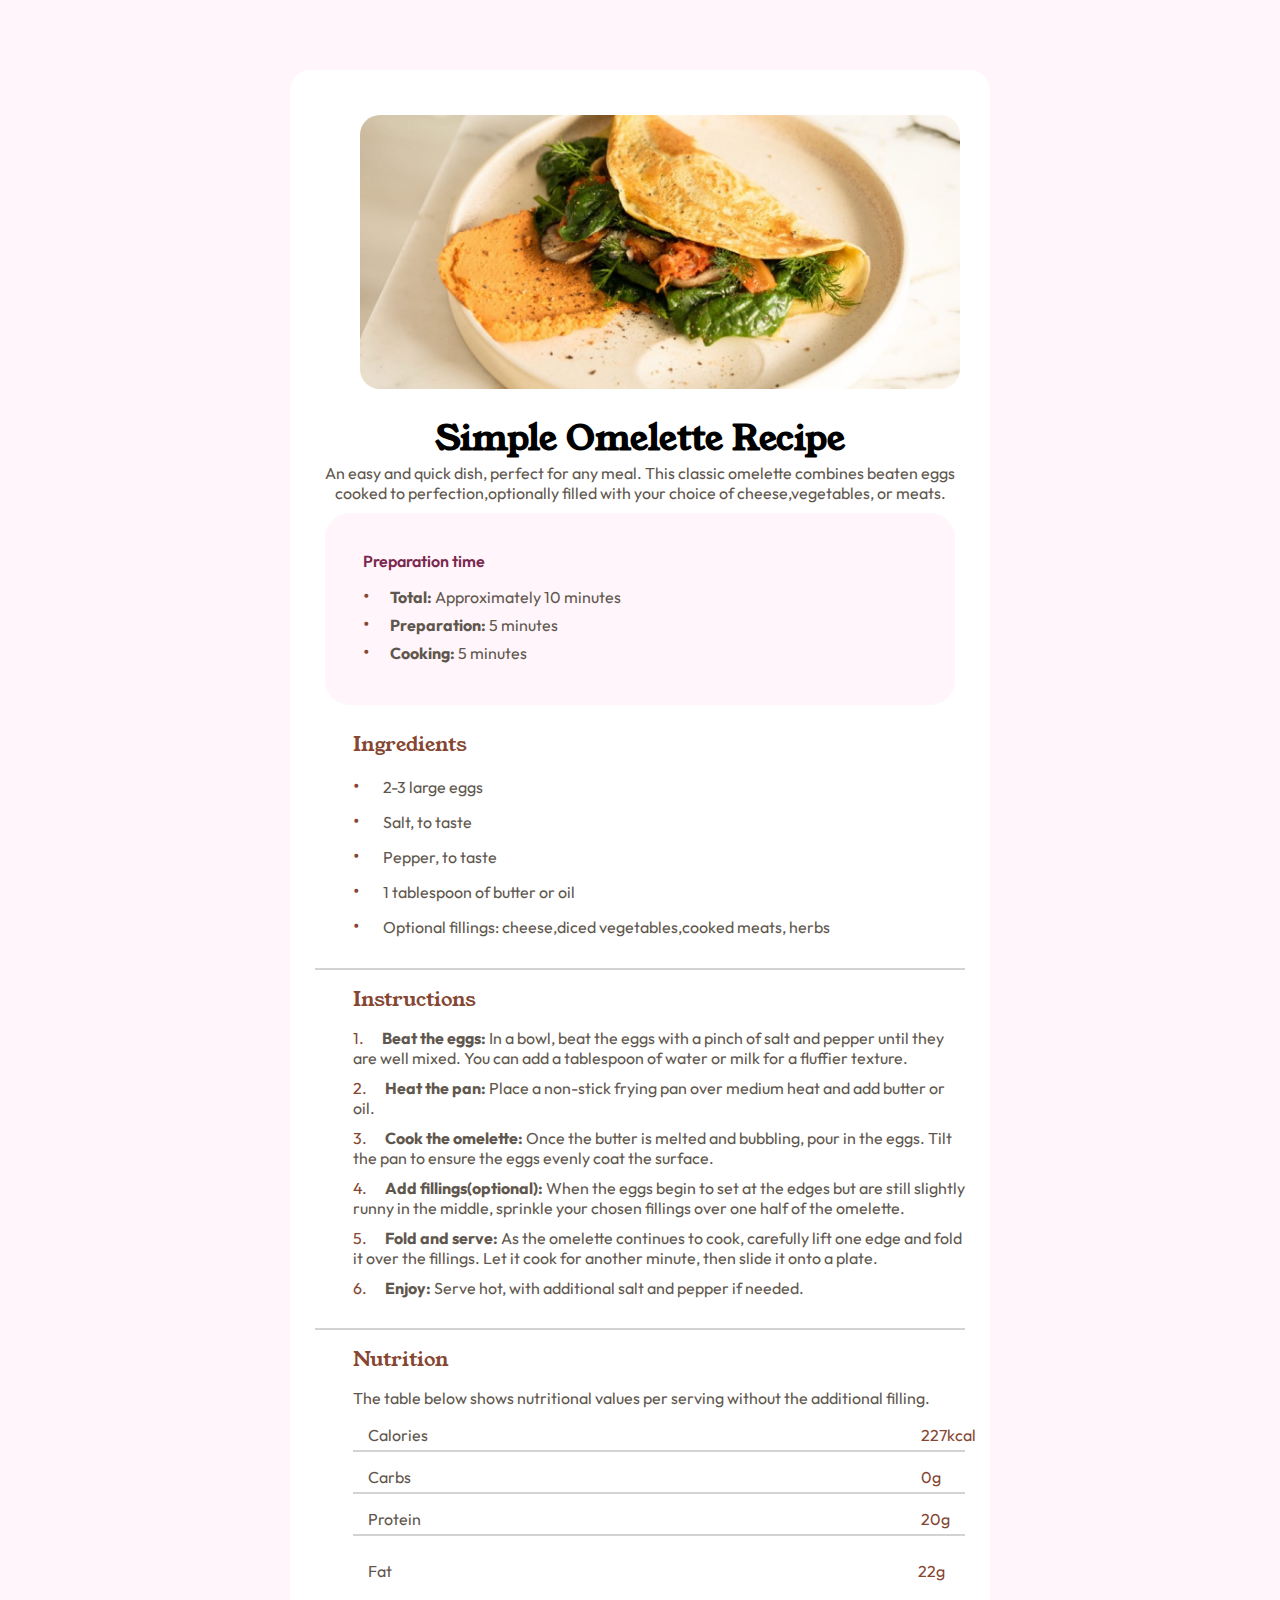
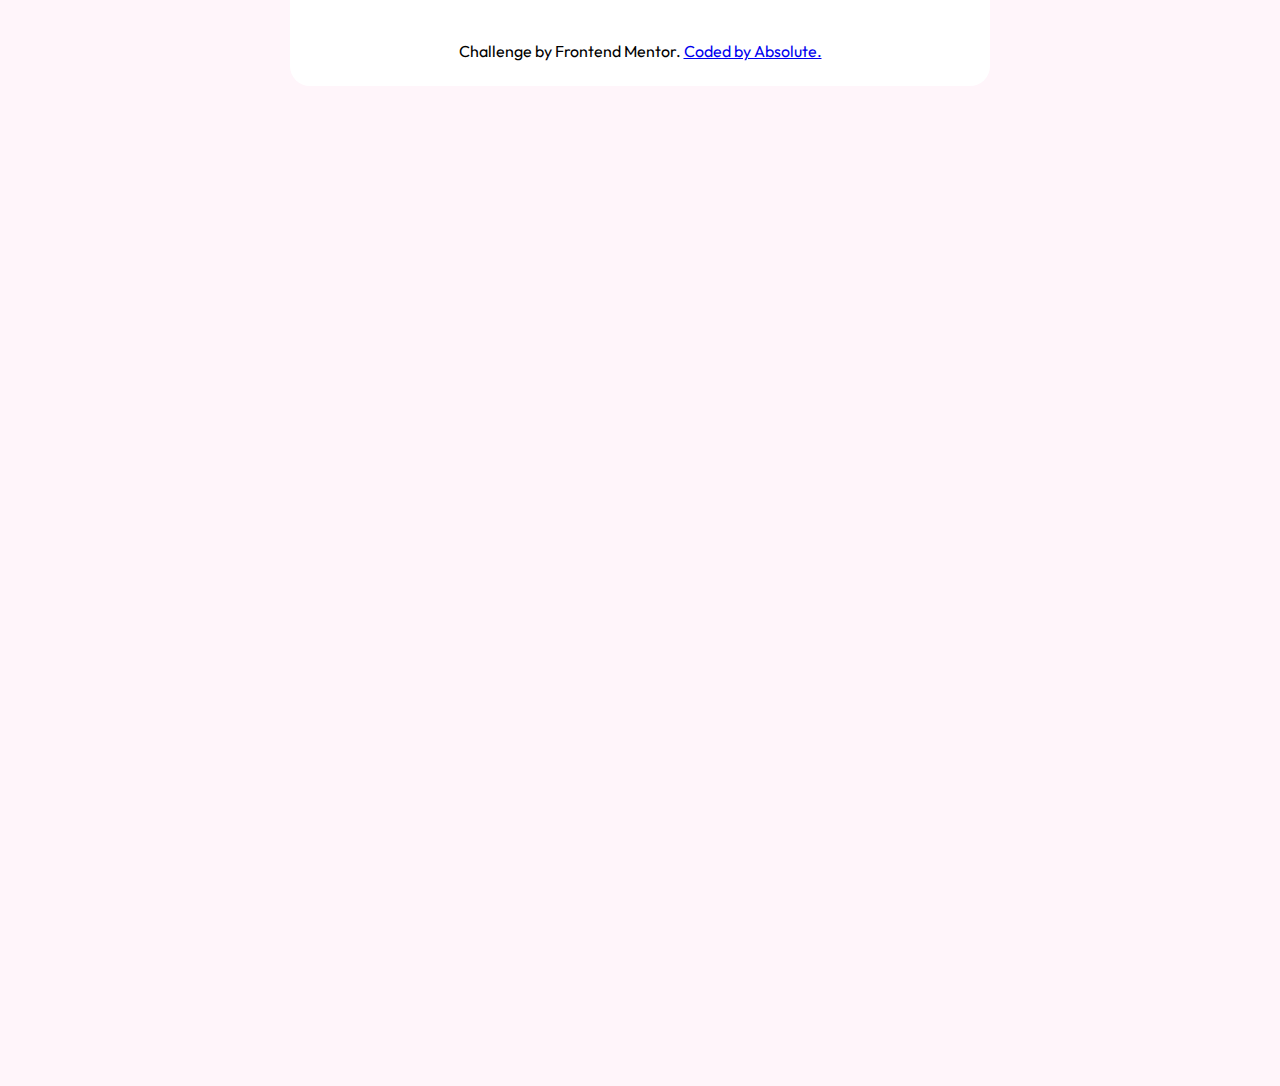
<file: Project 1/index.html>
<!DOCTYPE html>
<html lang="en">
  <head>
    <meta charset="UTF-8" />

    <meta name="viewport" content="width=device-width, initial-scale=1.0" />

    <title>Project 1</title>
    <link rel="stylesheet" href="Styles.css" />
    <link rel="preconnect" href="https://fonts.googleapis.com" />
    <link rel="preconnect" href="https://fonts.gstatic.com" crossorigin />
    <link
      href="https://fonts.googleapis.com/css2?family=Roboto:ital,wght@0,100;0,300;0,400;0,500;0,700;0,900;1,100;1,300;1,400;1,500;1,700;1,900&family=Young+Serif&display=swap"
      rel="stylesheet"
    />
    <link rel="preconnect" href="https://fonts.googleapis.com" />
    <link rel="preconnect" href="https://fonts.gstatic.com" crossorigin />
    <link
      href="https://fonts.googleapis.com/css2?family=Outfit:wght@100..900&family=Roboto:ital,wght@0,100;0,300;0,400;0,500;0,700;0,900;1,100;1,300;1,400;1,500;1,700;1,900&family=Young+Serif&display=swap"
      rel="stylesheet"
    />
  </head>

  <body>
    <div class="content">
      <div class="omolette-picture-container">
        <img class="omolette-picture" src="assets/images/image-omelette.jpeg" />
      </div>

      <div class="text"></div>
      <div class="header">Simple Omelette Recipe</div>
      <div class="header-discription">
        An easy and quick dish, perfect for any meal. This classic omelette
        combines beaten eggs
      </div>
      <div class="header-discription">
        cooked to perfection,optionally filled with your choice of
        cheese,vegetables, or meats.
      </div>
      <div class="preparation-block">
        <div class="preparation-header">Preparation time</div>
        <p class="preparation-content">
          <span class="bullet">&#x2022;</span
          ><span class="preparation-text">Total&#x3a;</span> Approximately 10
          minutes
        </p>
        <p class="preparation-content">
          <span class="bullet">&#x2022;</span
          ><span class="preparation-text">Preparation&#x3a;</span> 5 minutes
        </p>
        <p class="preparation-content">
          <span class="bullet">&#x2022;</span
          ><span class="preparation-text">Cooking&#x3a;</span> 5 minutes
        </p>
      </div>

      <div class="ingredients-block">
        <div class="Ingredients-header">Ingredients</div>
        <div class="p-ingredients"><span class="bullet">&#x2022;</span> </span>2-3 large eggs</div>
        <div class="p-ingredients"><span class="bullet">&#x2022;</span> Salt, to taste</div>
        <div class="p-ingredients"><span class="bullet">&#x2022;</span> Pepper, to taste</div>
        <div class="p-ingredients"><span class="bullet">&#x2022;</span> 1 tablespoon of butter or oil</div>
        <div class="p-ingredients">
          <span class="bullet">&#x2022;</span> Optional fillings&#x3a; cheese,diced vegetables,cooked meats, herbs
        </div>
      </div>

      <div class="instructions-block">
        <div class="instructions-header">Instructions</div>
        <div class="intructions-content">
          <p class="p-instructions">
            <span class="numbers">1.</span>
            <span class="instructions-text">Beat the eggs&#x3a;</span>
            In a bowl, beat the eggs with a pinch of salt and pepper until they
            are well mixed. You can add a tablespoon of water or milk for a
            fluffier texture.
          </p>
          <p class="p-instructions">
            <span class="numbers">2.</span>
            <span class="instructions-text">Heat the pan&#x3a;</span>
            Place a non-stick frying pan over medium heat and add butter or oil.
          </p>
          <p class="p-instructions">
            <span class="numbers">3.</span>
            <span class="instructions-text">Cook the omelette&#x3a;</span>
            Once the butter is melted and bubbling, pour in the eggs. Tilt the
            pan to ensure the eggs evenly coat the surface.
          </p>
          <p class="p-instructions">
            <span class="numbers">4.</span>
            <span class="instructions-text">Add fillings(optional)&#x3a;</span>
            When the eggs begin to set at the edges but are still slightly runny
            in the middle, sprinkle your chosen fillings over one half of the
            omelette.
          </p>
          <p class="p-instructions">
            <span class="numbers">5.</span>
            <span class="instructions-text">Fold and serve&#x3a;</span>
            As the omelette continues to cook, carefully lift one edge and fold
            it over the fillings. Let it cook for another minute, then slide it
            onto a plate.
          </p>
          <p class="p-instructions">
            <span class="numbers">6.</span>
            <span class="instructions-text">Enjoy:</span>
            Serve hot, with additional salt and pepper if needed.
          </p>
        </div>
      </div>

      <div class="Nutrition-block">
        <div class="nutrition-header">Nutrition</div>
        <div class="nutrition-content">
          <p class="nutrition-description">
            The table below shows nutritional values per serving without the
            additional filling.
          </p>
          <p class="p-nutrition">
            Calories <span class="nutrition-value">227kcal</span>
          </p>
          <p class="p-nutrition">
            Carbs <span class="nutrition-value">0g</span>
          </p>
          <p class="p-nutrition">
            Protein <span class="nutrition-value">20g</span>
          </p>
          <p class="p-nutrition-fat">
            Fat <span class="nutrition-value-fat">22g</span>
          </p>
        </div>
      </div>

      <footer>
        Challenge by Frontend Mentor.
        <a href="https://github.com/Absolute-stackg" traget="_blank">Coded by Absolute.</a>
      </footer>
    </div>
  </body>
</html>
</file>
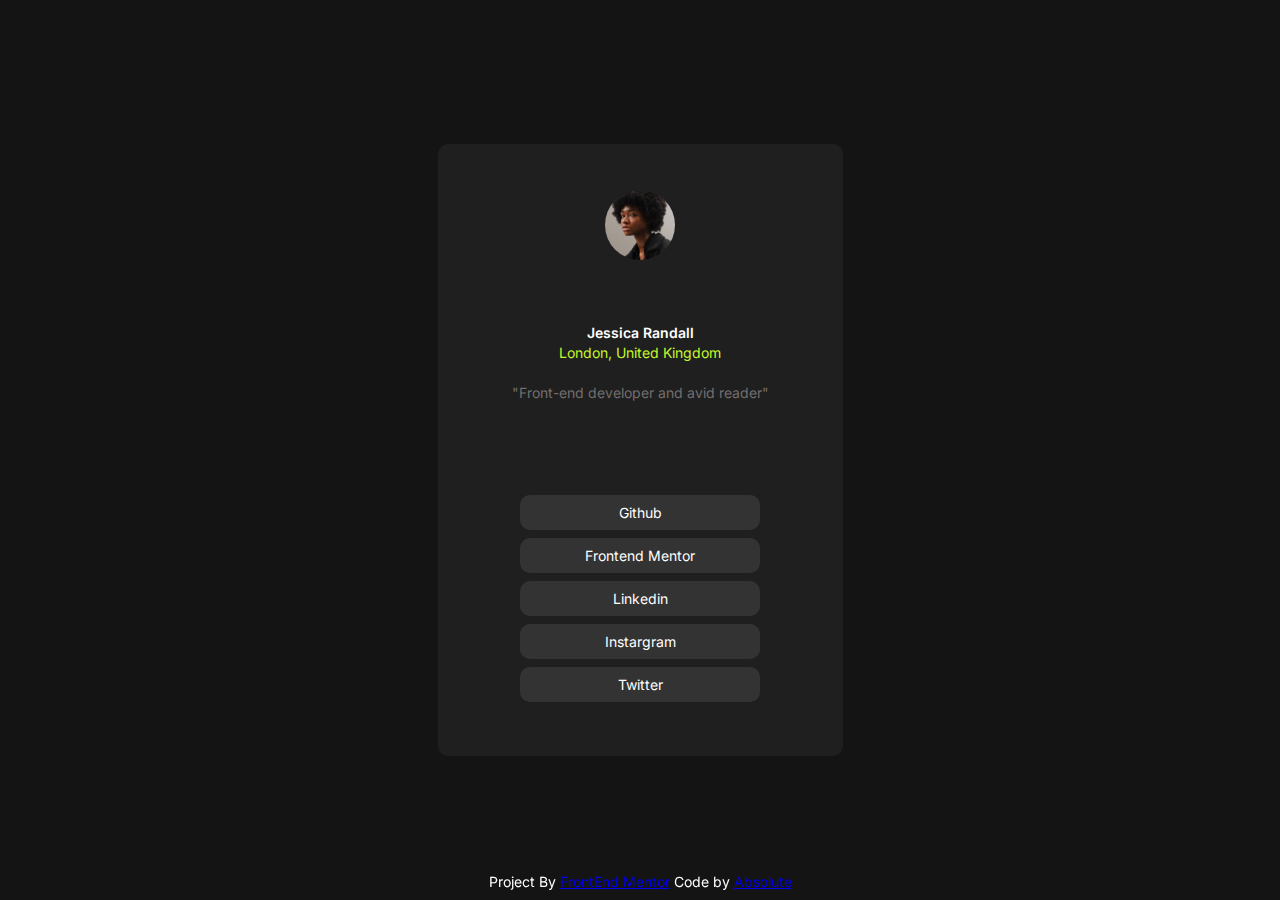
<file: Project 2/index.html>
<!DOCTYPE html>
<html lang="en">
  <head>
    <meta charset="UTF-8" />
    <meta name="viewport" content="width=device-width, initial-scale=1.0" />
    <title>Social Links Profile</title>
    <link rel="stylesheet" href="styles.css" />
    <link rel="preconnect" href="https://fonts.googleapis.com" />
    <link rel="preconnect" href="https://fonts.gstatic.com" crossorigin />
    <link
      href="https://fonts.googleapis.com/css2?family=Inter:ital,opsz,wght@0,14..32,100..900;1,14..32,100..900&display=swap"
      rel="stylesheet"
    />
  </head>
  <body>
    <div class="box">
      <div class="profile-picture-container">
        <img class="profile-picture" src="assets/images/avatar-jessica.jpeg" />
      </div>

      <div class="profile-description">
        <p class="profile-name">Jessica Randall</p>
        <p class="location">London, United Kingdom</p>
        <p class="quote">"Front-end developer and avid reader"</p>
      </div>

    <div class="buttons-container">
      <div class="buttons">Github</div>
      <div class="buttons">Frontend Mentor</div>
      <div class="buttons">Linkedin</div>
      <div class="buttons">Instargram</div>
      <div class="buttons">Twitter</div>
    </div>
    


    <footer class="footer">Project By <a href="https://www.frontendmentor.io/challenges/social-links-profile-UG32l9m6dQ" target="_blank">FrontEnd Mentor</a> Code by <a href="https://github.com/Absolute-stack/Html-and-Css-Practice/tree/master/Project%202">Absolute</a></footer>
  </body>
</html>
</file>
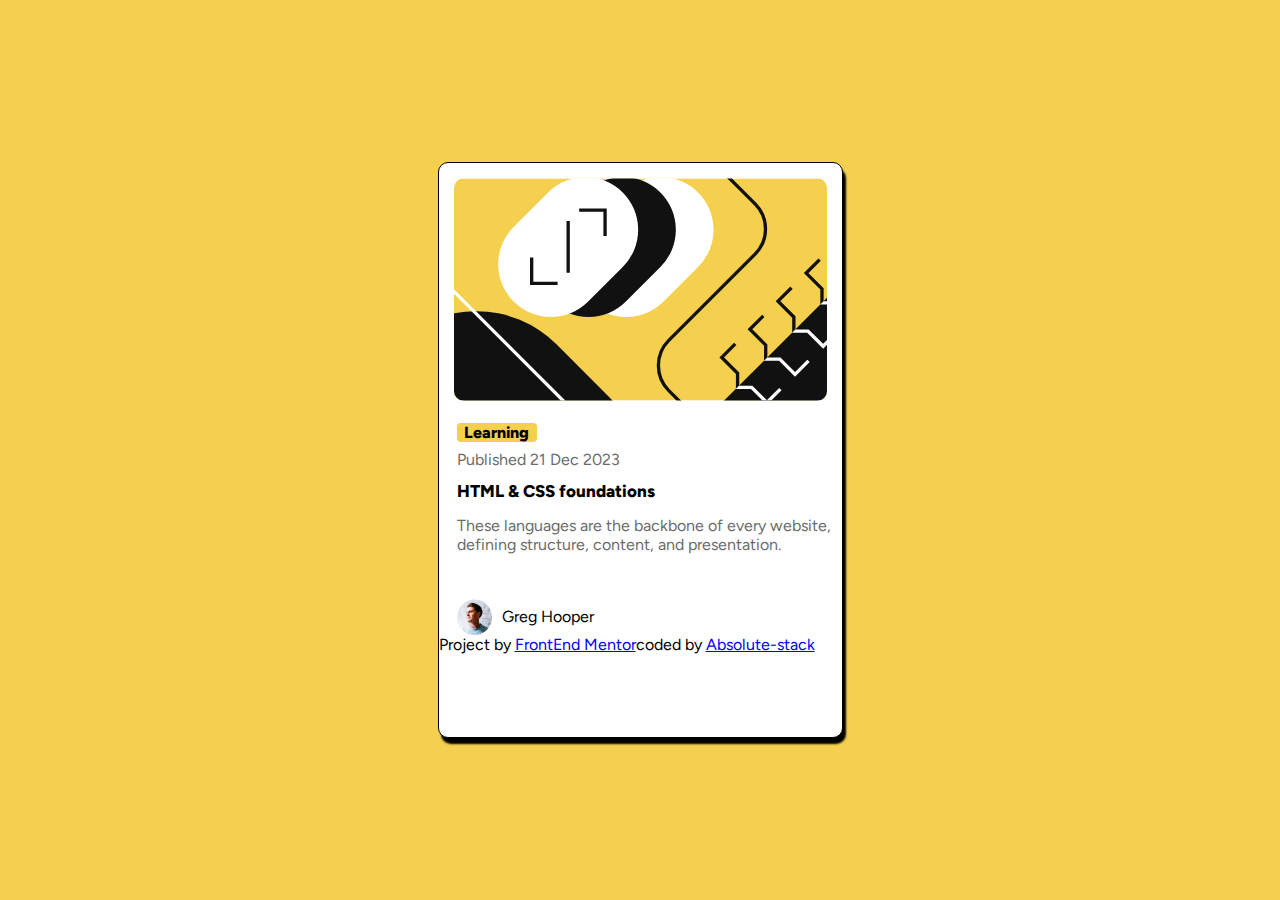
<file: Project 3/index.html>
<!DOCTYPE html>
<html lang="en">
  <head>
    <meta charset="UTF-8" />
    <meta name="viewport" content="width=device-width, initial-scale=1.0" />
    <title>Blog Review</title>
    <link rel="stylesheet" href="styles.css" />
    <link rel="preconnect" href="https://fonts.googleapis.com" />
    <link rel="preconnect" href="https://fonts.gstatic.com" crossorigin />
    <link
      href="https://fonts.googleapis.com/css2?family=Figtree:ital,wght@0,300..900;1,300..900&display=swap"
      rel="stylesheet"
    />
  </head>
  <body>
    <div class="container">
      <div>
        <img class="picture" src="assets/images/illustration-article.svg" />
        <div class="learning">Learning</div>
        <p class="p-published">Published 21 Dec 2023</p>
      </div>

      <div>
        <p class="topic">HTML &#38; CSS foundations</p>
        <p class="description">
          These languages are the backbone of every website, defining structure,
          content, and presentation.
        </p>
        <div class="footer">
          <img class="author-picture" src="assets/images/image-avatar.webp" />
          <p class="profile-name">Greg Hooper</p>
        </div>

        <footer>
          Project by
          <a href="https://www.frontendmentor.io/home">FrontEnd Mentor</a>coded
          by
          <a href="https://github.com/Absolute-stack/Html-and-Css-Practice"
            >Absolute-stack</a
          >
        </footer>
      </div>
    </div>
  </body>
</html>
</file>
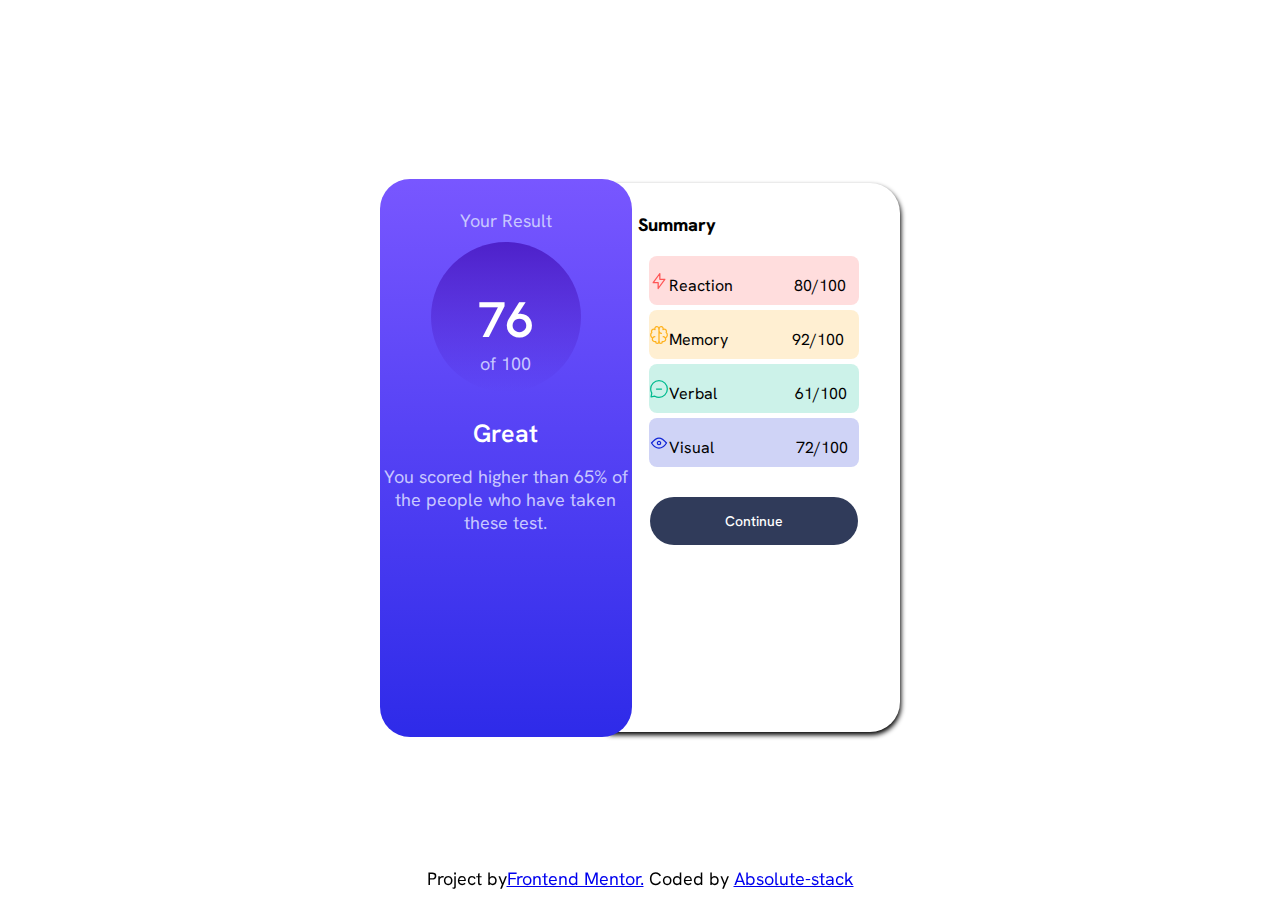
<file: Project 4/index.html>
<!DOCTYPE html>
<html lang="en">
  <head>
    <meta charset="UTF-8" />
    <meta name="viewport" content="width=device-width, initial-scale=1.0" />
    <title>Product review</title>
    <link rel="stylesheet" href="styles.css" />
    <link rel="preconnect" href="https://fonts.googleapis.com" />
    <link rel="preconnect" href="https://fonts.gstatic.com" crossorigin />
    <link
      href="https://fonts.googleapis.com/css2?family=Hanken+Grotesk:ital,wght@0,100..900;1,100..900&display=swap"
      rel="stylesheet"
    />
  </head>
  <body>
    <div class="container">
      <div class="results">
        <div>
          <p class="results-text">Your Result</p>
        </div>
        <div class="result-circle">
          <div class="result-circle-text-wrapper">
            <p class="result-76">76</p>
            <p class="result-100">of 100</p>
          </div>
        </div>
        <div>
          <p class="great-text">Great</p>
        </div>
        <div>
          <p class="result-info">
            You scored higher than 65% of the people who have taken these test.
          </p>
        </div>
      </div>

      <div class="summary">
        <div>
          <p class="summary-text">Summary</p>
        </div>
        <div class="stats-container">
          <div class="stats-reaction">
            <img class="icons" src="assets/images/icon-reaction.svg" />Reaction
            <span class="stats-score">80/100</span>
          </div>
          <div class="stats-memory">
            <img class="icons" src="assets/images/icon-memory.svg" />Memory
            <span class="stats-score-92">92/100</span>
          </div>
          <div class="stats-verbal">
            <img class="icons" src="assets/images/icon-verbal.svg" />Verbal
            <span class="stats-score-61">61/100</span>
          </div>
          <div class="stats-visual">
            <img class="icons" src="assets/images/icon-visual.svg" />Visual
            <span class="stats-score-72">72/100</span>
          </div>
        </div>
        <div>
          <button class="continue-button">Continue</button>
        </div>
      </div>
    </div>

    <footer>
      Project by<a
        target="_blank"
        href="https://www.frontendmentor.io/challenges/results-summary-component-CE_K6s0maV/hub"
        >Frontend Mentor.</a
      >
      Coded by
      <a href="https://github.com/Absolute-stack/Html-and-Css-Practice"
        >Absolute-stack</a
      >
    </footer>
  </body>
</html>
</file>
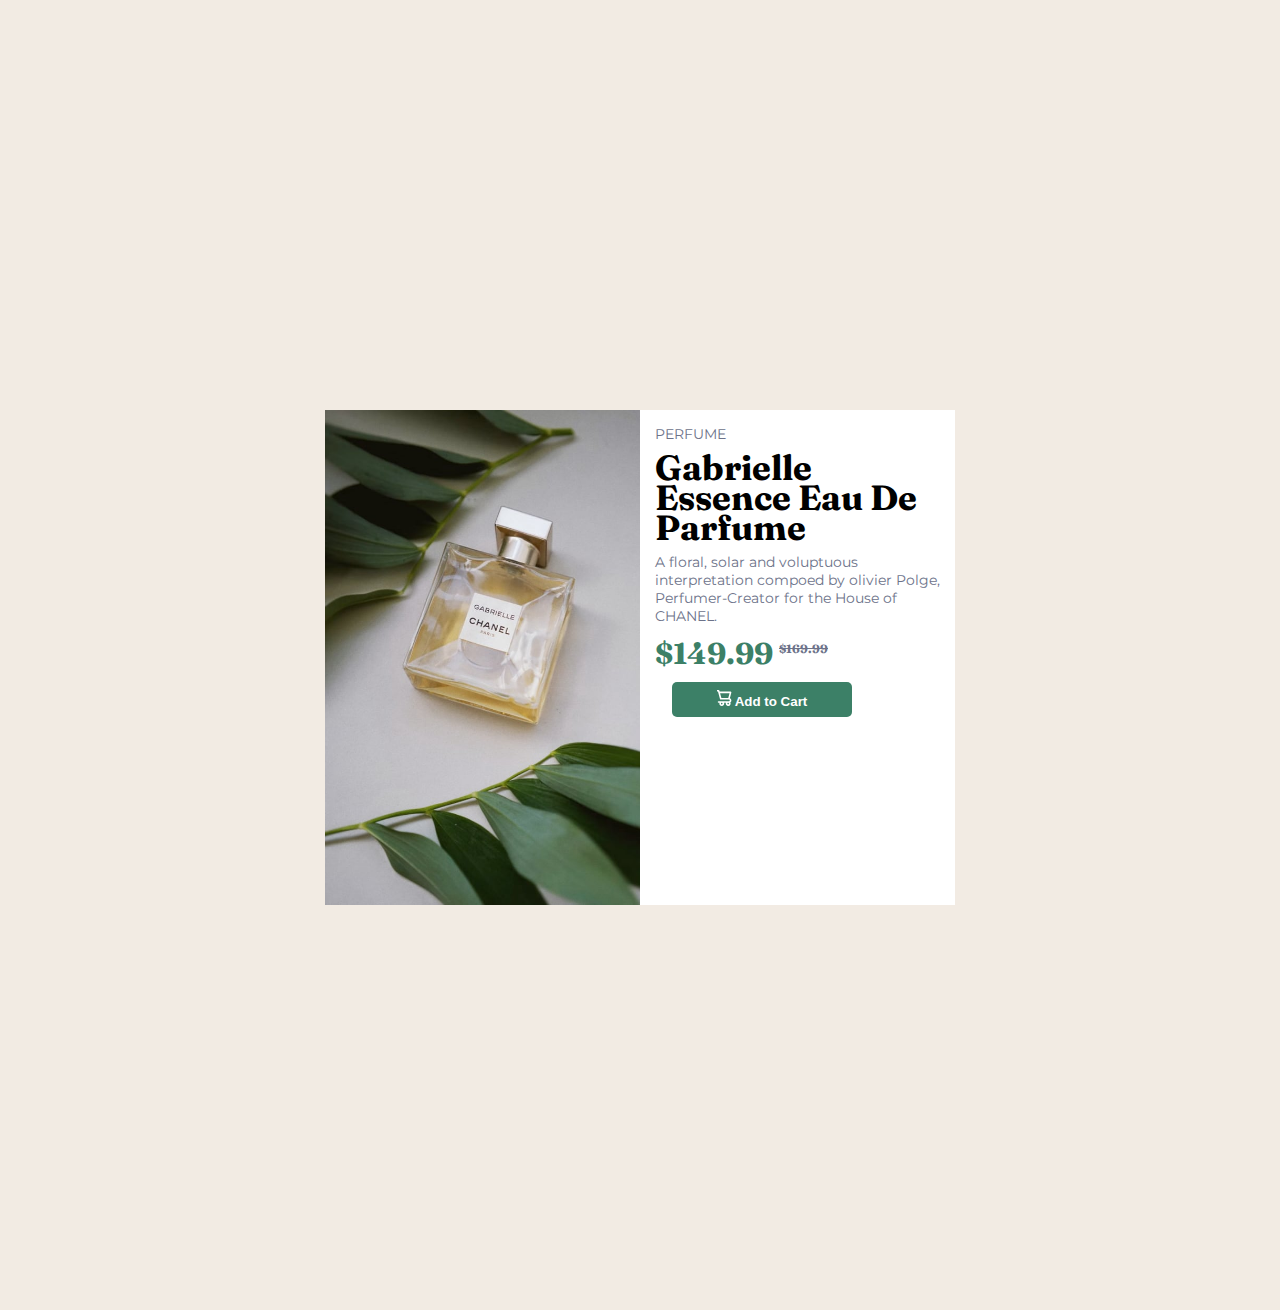
<file: Project 5/index.html>
<!DOCTYPE html>
<html lang="en">
  <head>
    <meta charset="UTF-8" />

    <meta name="viewport" content="width=device-width, initial-scale=1.0" />

    <title>Perfume Product</title>

    <link rel="preconnect" href="https://fonts.googleapis.com" />
    <link rel="preconnect" href="https://fonts.gstatic.com" crossorigin />
    <link
      href="https://fonts.googleapis.com/css2?family=Montserrat:ital,wght@0,100..900;1,100..900&display=swap"
      rel="stylesheet"
    />

    <link rel="preconnect" href="https://fonts.googleapis.com" />
    <link rel="preconnect" href="https://fonts.gstatic.com" crossorigin />
    <link
      href="https://fonts.googleapis.com/css2?family=Fraunces:ital,opsz,wght@0,9..144,100..900;1,9..144,100..900&display=swap"
      rel="stylesheet"
    />

    <link rel="stylesheet" href="styles.css" />
  </head>

  <body>
    <div class="container">
      <div class="image-container">
        <img class="perfume-image" src="images/image-product-desktop.jpg" />
      </div>
      <div class="info-container">
        <div class="text-box">
          <p class="title">PERFUME</p>
        </div>
        <div class="text-box">
          <p class="perfume-name">Gabrielle Essence Eau De Parfume</p>
        </div>
        <div class="text-box">
          <p class="perfume-description">
            A floral, solar and voluptuous interpretation compoed by olivier
            Polge, Perfumer-Creator for the House of CHANEL.
          </p>
          <div class="price-text">
            <p class="new-price">
              &#36;149.99
              <span class="cancelled-price">&#36;169.99</span>
            </p>
          </div>
        </div>

        <button class="add-button">
          <img src="images/icon-cart.svg" />
          Add to Cart
        </button>
      </div>
    </div>
  </body>
</html>
</file>
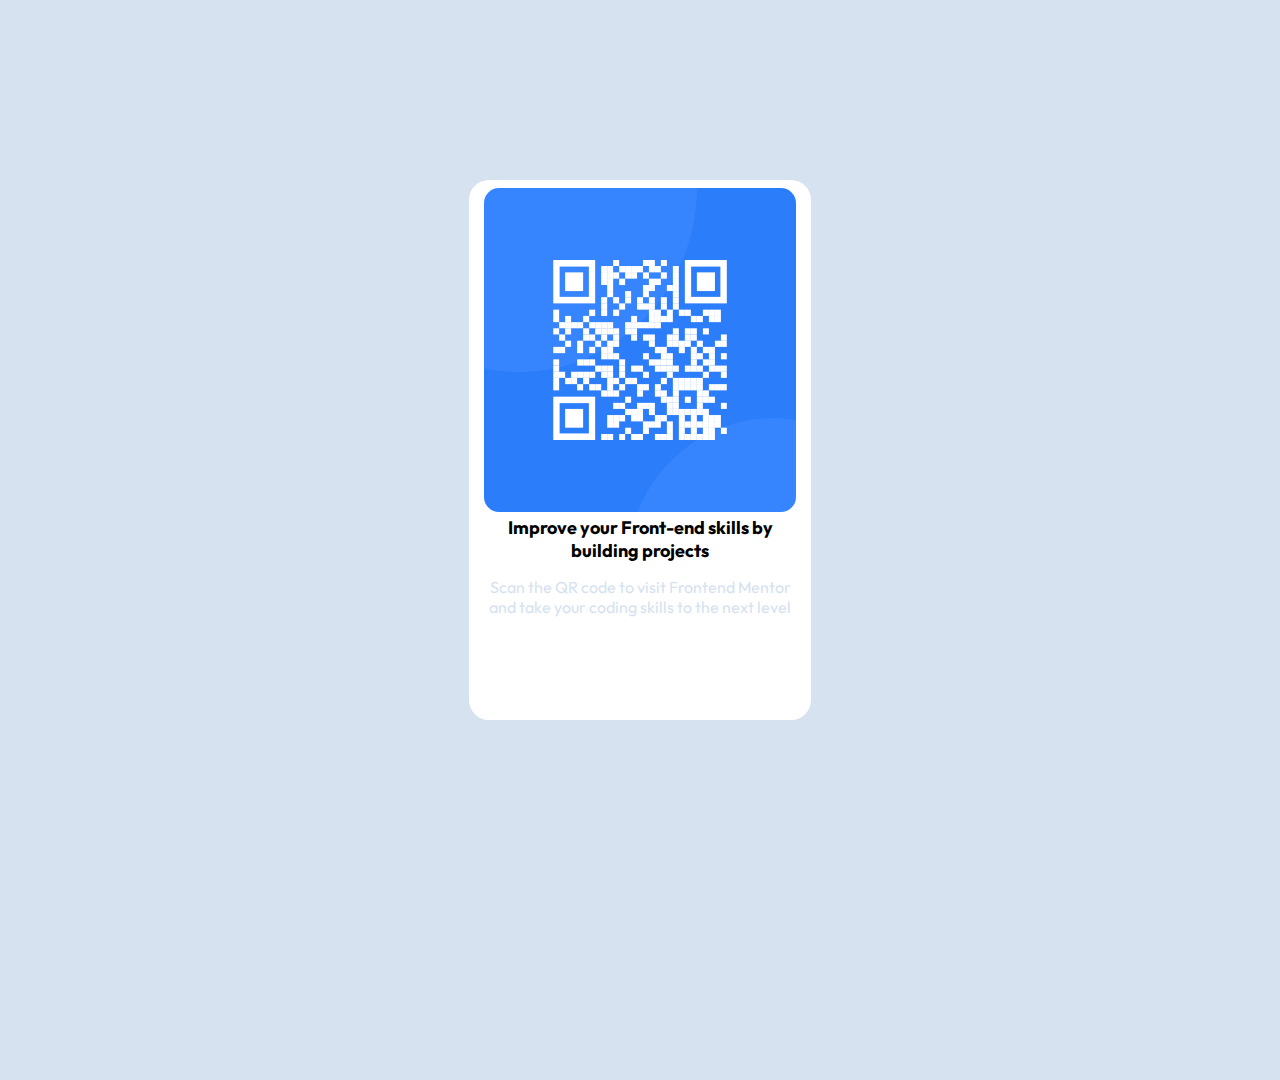
<file: Project 6/index.html>
<!DOCTYPE html>
<html lang="en">
  <head>
    <meta charset="UTF-8" />
    <meta name="viewport" content="width=device-width, initial-scale=1.0" />

    <link rel="stylesheet" href="styles.css" />
    <link rel="preconnect" href="https://fonts.googleapis.com" />
    <link rel="preconnect" href="https://fonts.gstatic.com" crossorigin />
    <link
      href="https://fonts.googleapis.com/css2?family=Outfit:wght@100..900&display=swap"
      rel="stylesheet"
    />
    <title>Qr Code Component</title>
  </head>
  <body>
    <div class="container">
      <div class="image-container">
        <img class="qr-code-image" src="images/image-qr-code.png" />
      </div>
      <div class="title">
        <p class="title-text">
          Improve your Front-end skills by building projects
        </p>
      </div>
      <div class="description">
        <p class="description-text">
          Scan the QR code to visit Frontend Mentor and take your coding skills
          to the next level
        </p>
      </div>
    </div>
  </body>
</html>
</file>
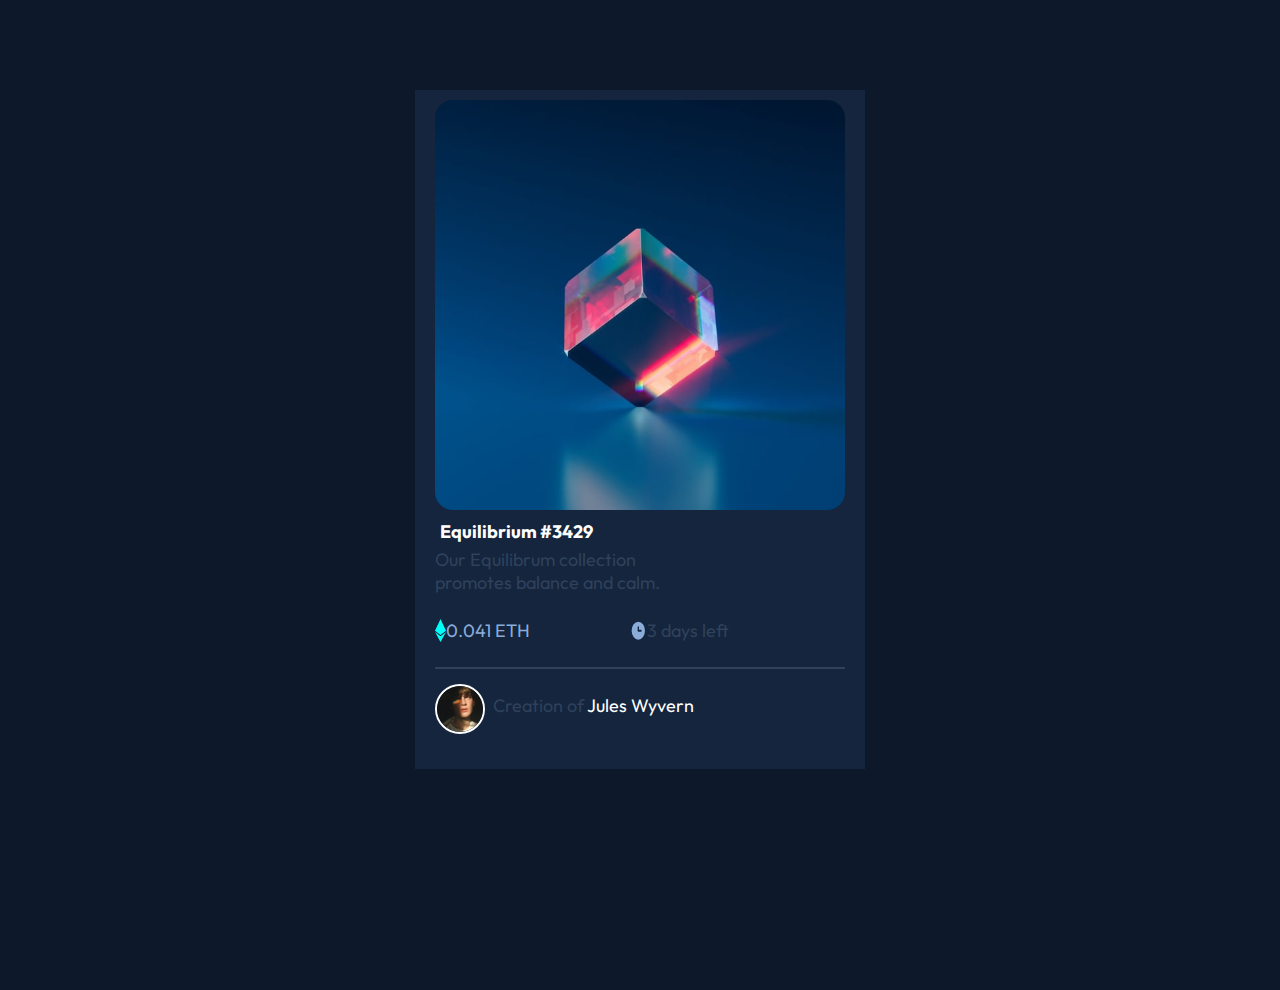
<file: Project 7/index.html>
<!DOCTYPE html>
<html lang="en">
  <head>
    <meta charset="UTF-8" />
    <meta name="viewport" content="width=device-width, initial-scale=1.0" />

    <link rel="preconnect" href="https://fonts.googleapis.com" />
    <link rel="preconnect" href="https://fonts.gstatic.com" crossorigin />
    <link
      href="https://fonts.googleapis.com/css2?family=Outfit:wght@100..900&display=swap"
      rel="stylesheet"
    />
    <link rel="icon" type="image" href="images/favicon-32x32.png" />
    <link rel="stylesheet" href="styles.css" />
    <title>Preview Card</title>
  </head>
  <body>
    <div class="container">
      <div class="image-container">
        <img class="card-image" src="images/image-equilibrium.jpg" />
      </div>
      <div class="Title">
        <p class="title-text">Equilibrium &num;3429</p>
      </div>
      <div class="description">
        <p class="description-text">
          Our Equilibrum collection promotes balance and calm.
        </p>
      </div>

      <div class="price-days">
        <img class="ether-icon" src="images/icon-ethereum.svg" />
        <p class="price-text">0.041 ETH</p>
        <img class="clock-icon" src="images/icon-clock.svg" />
        <p class="time-text">3 days left</p>
      </div>
      <div class="card-creator">
        <img class="avatar-icon" src="images/image-avatar.png" />
        <p class="creator-text">
          Creation of <span class="author-name">Jules Wyvern</span>
        </p>
      </div>
    </div>
  </body>
</html>
</file>
<file: Project 1/Styles.css>
* {
  box-sizing: border-box;
  margin: 0;
  padding: 0;
  font-family: "Outfit", serif;
  font-weight: 400;
  font-size: 16px;
}

body {
  background-color: hsl(330, 100%, 98%);
  text-align: center;
  padding-bottom: 1000px;
}

footer {
  margin-top: 45px;
}

.content {
  max-width: 700px;
  display: grid;
  padding: 25px;
  background-color: hsl(0, 0%, 100%);
  margin-left: auto;
  margin-right: auto;
  margin-top: 70px;
  border: none;
  border-radius: 20px;
}

.omolette-picture-container {
  display: block;
  margin-left: auto;
  margin-right: auto;
  width: 600px;
}

.omolette-picture {
  width: 100%;
  margin: 20px;
  border: none;
  border-radius: 20px;
}

.header {
  font-family: "Young serif", serif;
  font-weight: 700;
  font-size: 35px;
  text-align: center;
}

.header-discription {
  text-align: center;
  color: hsl(30, 10%, 34%);
}

.preparation-block {
  margin: 10px;
  padding: 38px;
  border: none;
  border-radius: 25px;
  background-color: hsl(330, 100%, 98%);
}

.preparation-header {
  font-weight: 600;
  color: hsl(332, 51%, 32%);
  text-align: left;
  padding-bottom: 12px;
}

.preparation-content {
  text-align: left;
  margin-bottom: 3px;
  color: hsl(30, 10%, 34%);
}

.preparation-text,
.instructions-text {
  font-weight: 700;
}

.ingredients-block,
.instructions-block {
  border-bottom: 2px solid lightgrey;
  padding-left: 38px;
  padding-bottom: 20px;
  margin-top: 15px;
}

.Ingredients-header,
.instructions-header,
.nutrition-header {
  font-family: "Young serif", serif;
  font-size: 20px;
  color: hsl(14, 45%, 36%);
  text-align: left;
  margin-bottom: 15px;
}

.p-ingredients,
.p-instructions,
.p-nutrition {
  text-align: left;
  margin-bottom: 10px;
  color: hsl(30, 10%, 34%);
}

.numbers {
  color: hsl(14, 45%, 36%);
  margin-right: 15px;
}

.Nutrition-block {
  padding-left: 38px;
  margin-top: 15px;
}

.nutrition-description {
  color: hsl(30, 10%, 34%);
  text-align: left;
  margin-bottom: 12px;
}

.p-nutrition {
  border-bottom: 2px solid lightgrey;
  line-height: 0%;
  padding: 15px;
}

.p-nutrition-fat {
  text-align: left;
  padding: 15px;
  color: hsl(30, 10%, 34%);
}

.nutrition-value {
  margin-left: 95%;
  color: hsl(14, 45%, 36%);
  text-align: center;
}

.nutrition-value-fat {
  color: hsl(14, 45%, 36%);
  margin-left: 522.9px;
}

.bullet {
  font-size: 20px;
  margin-right: 20px;
  color: hsl(14, 45%, 36%);
}

@media (max-width: 375px) {
  .content {
    width: 100%;
    display: grid;
    grid-template-columns: 1fr;
    padding: 25px;
    background-color: hsl(0, 0%, 100%);
    margin-left: auto;
    margin-right: auto;
    margin-top: 70px;
    border: none;
    border-radius: 20px;
  }

  .omolette-picture-container {
    display: block;
    margin-left: auto;
    margin-right: auto;
    width: 100%;
  }
}
</file>
<file: Project 2/styles.css>
* {
  box-sizing: border-box;
  margin: 0;
  padding: 0;
  font-family: "Inter", sans-serif;
  font-optical-sizing: auto;
  font-size: 14px;
}

body {
  background-color: hsl(0, 0%, 8%);
  height: 100vh;
  display: grid;
  place-items: center;
}

.box {
  background-color: hsl(0, 0%, 12%);
  color: hsl(0, 0%, 100%);
  width: 45vh;
  height: 68vh;
  display: grid;
  place-items: center;
  border: none;
  border-radius: 10px;
  position: fixed;
}

.profile-picture-container {
  height: 70px;
}

.profile-picture {
  width: 70px;
  border: none;
  border-radius: 50%;
}

.profile-description {
  text-align: center;
  margin-top: -29px;
  line-height: 20px;
}
.profile-name {
  font-weight: 600;
}

.location {
  color: hsl(75, 94%, 57%);
}

.quote {
  margin-top: 20px;
  color: hsl(0, 2%, 44%);
}

.buttons {
  background-color: hsl(0, 0%, 20%);
  color: white;
  border: none;
  border-radius: 10px;
  margin-bottom: 8px;
  width: 240px;
  height: 35px;
  display: flex;
  flex-direction: column;
  justify-content: center;
  align-items: center;
}

.footer {
  color: white;
  text-align: center;
  position: fixed;
  bottom: 10px;
}
</file>
<file: Project 3/styles.css>
* {
  box-sizing: border-box;
  margin: 0;
  padding: 0;
  font-family: "Figtree", sans-serif;
  font-optical-sizing: auto;
  font-size: 16px;
}

body {
  background-color: hsl(47, 88%, 63%);
  height: 100vh;
  display: flex;
  justify-content: center;
  align-items: center;
}

.container {
  background-color: hsl(0, 0%, 100%);
  border: 1px solid black;
  box-shadow: 3px 6px 2px;
  border-radius: 10px;
  height: 64vh;
  width: 45vh;
}

.picture {
  width: 100%;
  margin-bottom: 3px;
  padding: 15px;
  border: none;
  border-radius: 25px;
}

.learning {
  color: black;
  background-color: hsl(47, 88%, 63%);
  width: 80px;
  margin-left: 2vh;
  text-align: center;
  border: none;
  border-radius: 4px;
  font-weight: 800;
}

.p-published {
  margin-left: 2vh;
  margin-top: 8px;
  color: hsl(0, 0%, 42%);
}

.topic {
  margin-left: 2vh;
  margin-top: 12px;
  font-size: 17px;
  font-weight: 800;
  transition: color 0.3s;
}

.topic:hover {
  color: hsl(47, 88%, 63%);
  cursor: pointer;
}

.description {
  margin-left: 2vh;
  margin-top: 15px;
  color: hsl(0, 0%, 42%);
}

.footer {
  display: flex;
  margin-top: 5vh;
  margin-left: 2vh;
}

.profile-name {
  display: flex;
  justify-content: center;
  align-items: center;
  padding-left: 10px;
}

.author-picture {
  width: 35px;
  object-fit: contain;
}
</file>
<file: Project 4/styles.css>
* {
  box-sizing: border-box;
  padding: 0;
  margin: 0;
  font-size: 18px;
  font-family: "Hanken Grotesk", sans-serif;
  font-optical-sizing: auto;
  font-weight: weight;
  font-style: normal;
}

body {
  background-color: white;
  display: flex;
  justify-content: center;
  align-items: center;
  height: 100vh;
}
div {
  padding-top: 15px;
}
.container {
  display: flex;
  justify-content: center;
  align-items: center;
  width: 520px;
}

.results,
.result-circle-text-wrapper,
.summary {
  text-align: center;
  vertical-align: center;
}

.results {
  border: 3px solid red;
  background-image: linear-gradient(hsl(252, 100%, 67%), hsl(241, 81%, 54%));
  height: 62vh;
  width: 40vh;
  border: none;
  border-radius: 30px;
  z-index: 100;
}

.result-circle {
  background-image: linear-gradient(
    hsla(256, 72%, 46%, 1),
    hsla(241, 72%, 46%, 0)
  );
  width: 150px;
  height: 150px;
  margin: 10px auto;
  border: none;
  border-radius: 75px;
}

.result-76 {
  color: white;
  font-size: 50px;
  font-weight: 600;
}

.result-circle-text-wrapper {
  padding-top: 30px;
}

.result-100,
.results-text,
.result-info {
  color: hsl(241, 100%, 89%);
}

.result-info {
  font-size: 18px;
}

.great-text {
  margin-top: 0;
  color: white;
  font-size: 25px;
  font-weight: 600;
}

.summary {
  background-color: white;
  height: 61vh;
  width: 45vh;
  padding-left: 15px;
  padding-right: 15px;
  border-top-right-radius: 30px;
  border-bottom-right-radius: 30px;
  box-shadow: 1px 3px 5px;
  margin-left: -24px;
}

.summary-text {
  font-weight: 800;
  text-align: left;
  padding-left: 15px;
}

.stats-reaction,
.stats-memory,
.stats-verbal,
.stats-visual {
  margin-top: 5px;
  width: 210px;
  padding-bottom: 9px;
  text-align: left;
  margin-left: auto;
  margin-right: auto;
  border: none;
  border-radius: 8px;
  font-size: 16px;
}

.stats-reaction {
  background-color: hsla(0, 100%, 67%, 0.2);
}

.stats-memory {
  background-color: hsla(39, 100%, 56%, 0.2);
}

.stats-verbal {
  background-color: hsla(166, 100%, 37%, 0.2);
}

.stats-visual {
  background-color: hsla(234, 85%, 45%, 0.2);
}

.stats-score {
  font-size: 16px;
  padding-left: 57px;
}

.stats-score-92 {
  font-size: 16px;
  padding-left: 60px;
}

.stats-score-61 {
  font-size: 16px;
  padding-left: 74px;
}

.stats-score-72 {
  font-size: 16px;
  padding-left: 78px;
}

.continue-button {
  background-color: hsl(224, 30%, 27%);
  color: white;
  margin-top: 15px;
  padding: 15px 75px;
  border: none;
  border-radius: 25px;
  font-size: 14px;
  font-weight: 500;
}

footer {
  text-align: center;
  position: fixed;
  bottom: 10px;
}

.icons {
}
</file>
<file: Project 5/styles.css>
* {
  padding: 0;
  margin: 0;
  box-sizing: border-box;
}

body {
  height: 100vh;
  background-color: hsl(30, 38%, 92%);
  font-family: "Montserrat", sans-serif;
  font-size: 14px;
}

.container {
  margin-top: 32%;
  margin-left: auto;
  margin-right: auto;
  height: 55vh;
  width: 70vh;
  border-radius: 50px;
  display: flex;
}

.image-container {
  height: 100%;
  width: 50%;
}

.perfume-image {
  height: 100%;
  width: 100%;
}

.info-container {
  height: 100%;
  width: 50%;
  background-color: white;
  padding-top: 15px;
}

.text-box {
  padding-bottom: 10px;
  padding-left: 15px;
  padding-right: 15px;
}

.title,
.perfume-description {
  color: hsl(228, 12%, 48%);
}

.perfume-name {
  font-family: "Fraunces", serif;
  font-size: 35px;
  font-weight: 700;
  line-height: 30px;
}

.price-text {
  margin-top: 10px;
  font-family: "Fraunces", serif;
  font-size: 30px;
  font-weight: 700;
  color: hsl(158, 36%, 37%);
}

.cancelled-price {
  color: hsl(228, 12%, 48%);
  font-size: 12px;
  text-decoration: line-through;
  vertical-align: super;
}

.add-button {
  background-color: hsl(158, 36%, 37%);
  padding: 10px 20px;
  margin-top: 10px;
  margin-left: 10%;
  padding: 8px 45px;
  border: none;
  border-radius: 5px;
  margin-top: 0;
  color: white;
  font-weight: 700;
}
</file>
<file: Project 6/styles.css>
* {
  margin: 0;
  padding: 0;
  box-sizing: border-box;
}

body {
  background-color: hsl(212, 45%, 89%);
  font-family: "Outfit", serif;
  font-optical-sizing: auto;
  height: 100vh;
}

.container {
  background-color: hsl(0, 0%, 100%);
  height: 60vh;
  width: 38vh;
  margin: 20vh auto;
  border: none;
  border-radius: 20px;
  padding: 8px 15px;
}

.qr-code-image {
  height: 36vh;
  width: 100%;
  border-radius: 15px;
}

.title-text {
  font-size: 18px;
  font-weight: 700;
  margin-bottom: 15px;
  text-align: center;
}

.description-text {
  color: hsl(212, 45%, 89%);
  text-align: center;
}
</file>
<file: Project 7/styles.css>
* {
  margin: 0;
  padding: 0;
  box-sizing: border-box;
}

body {
  font-family: "Outfit", serif;
  font-optical-sizing: auto;
  font-size: 18px;
  background-color: hsl(217, 54%, 11%);
  height: 100vh;
}

.container {
  background-color: hsl(216, 50%, 16%);
  margin: 10vh auto;
  width: 50vh;
  border: none;
  padding: 10px 20px;
}
.card-image {
  height: 25%;
  width: 100%;
  border-radius: 18px;
}

.title-text {
  color: hsl(0, 0%, 100%);
  font-weight: 700;
  margin: 5px;
}

.description-text {
  width: 300px;
  padding-right: 20px;
  color: hsl(215, 32%, 27%);
}

.price-days,
.card-creator {
  margin: 25px auto;
  display: flex;
}

.price-text {
  color: hsl(215, 51%, 70%);
  margin-right: 100px;
}

.time-text {
  color: hsl(215, 32%, 27%);
}

.card-creator {
  border-top-width: 2px;
  border-top-style: solid;
  border-top-color: hsl(215, 32%, 27%);
  padding-top: 15px;
}

.avatar-icon {
  height: 50px;
  border: 2px solid white;
  border-radius: 50px;
}

.creator-text {
  padding: 10px 8px;
  color: hsl(215, 32%, 27%);
}

.author-name {
  color: white;
}
</file>
